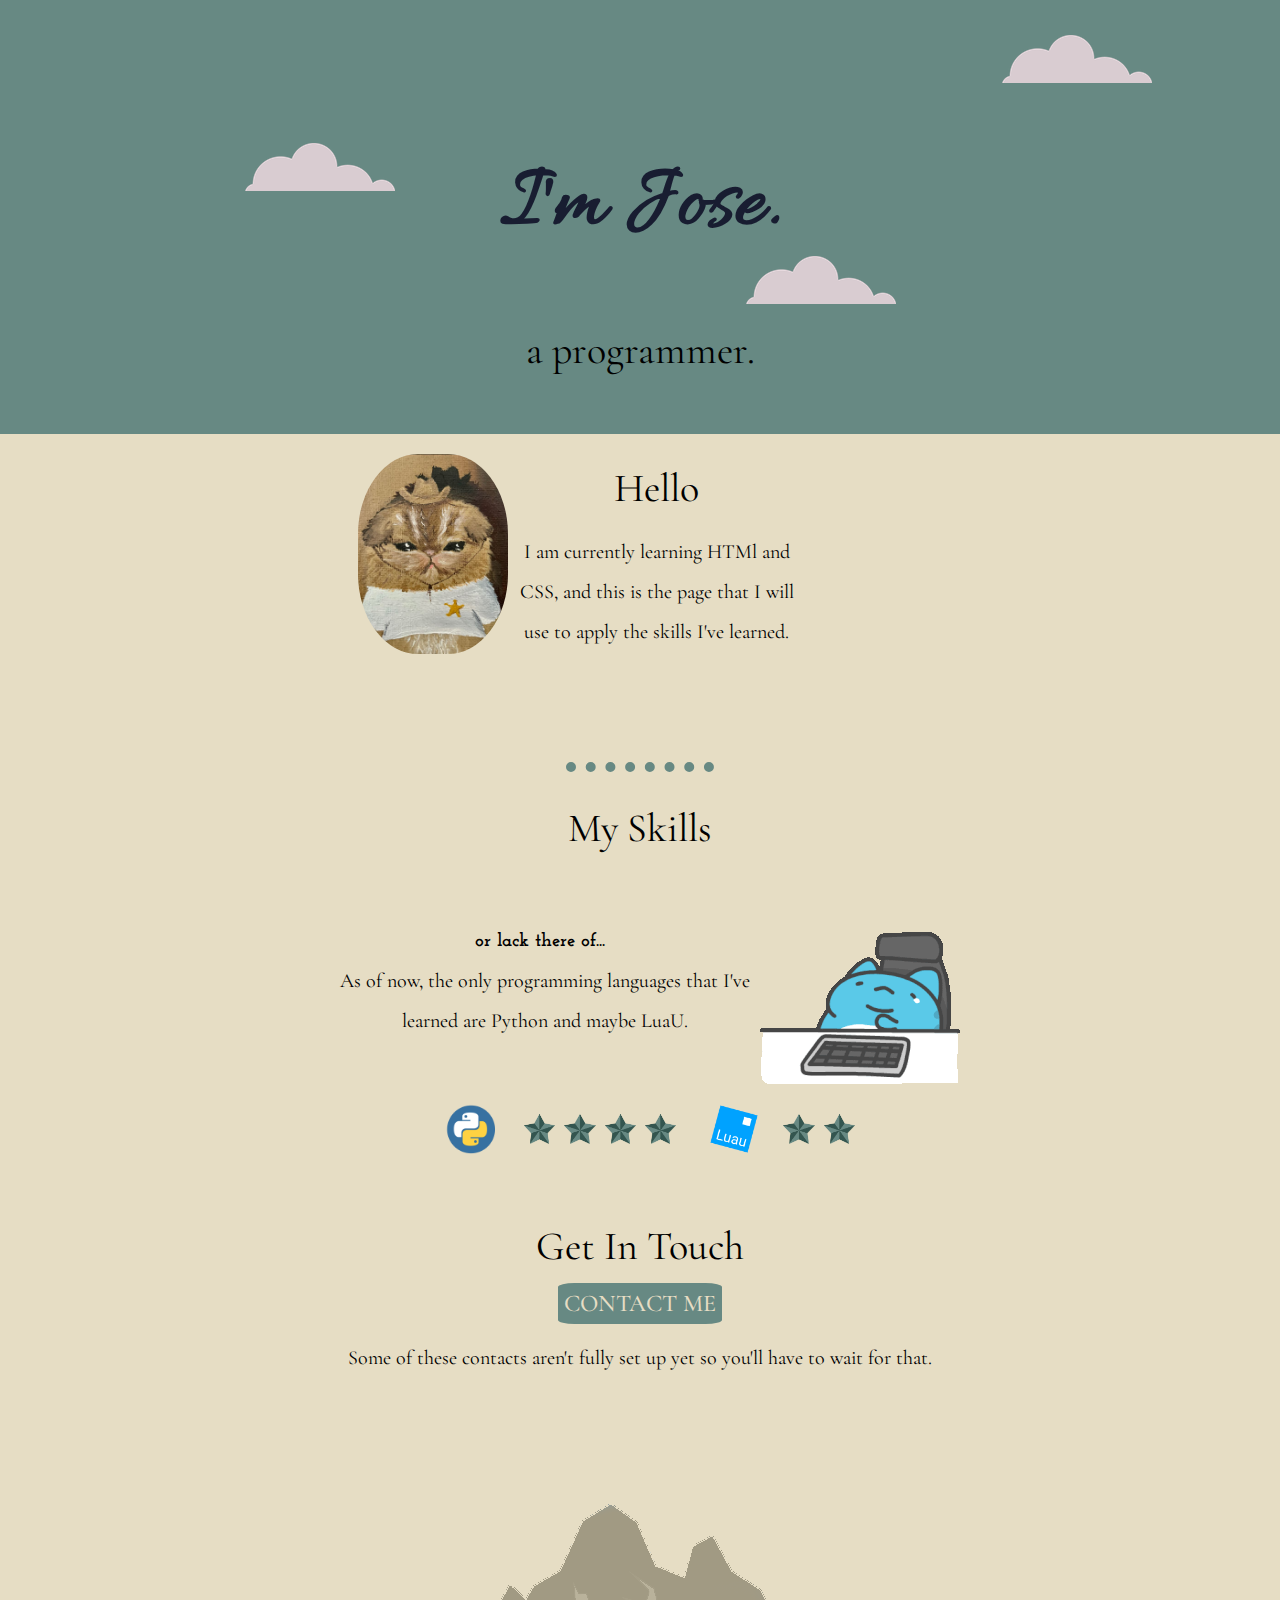
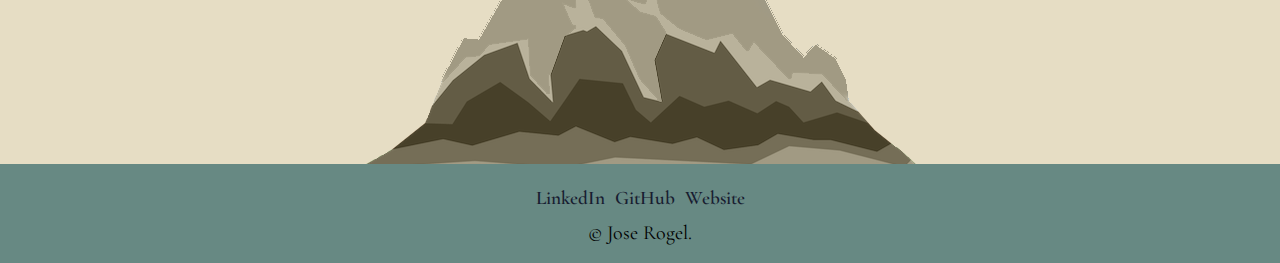
<file: index.html>
<!DOCTYPE html>
<html>
    <head>
        <meta charset="utf-8">
        <title>Personal Site</title>
        <link rel="stylesheet" href="CSS/styles.css">
        <link rel="icon" href="favicon.ico">
        <link rel="preconnect" href="https://fonts.googleapis.com">
        <link rel="preconnect" href="https://fonts.gstatic.com" crossorigin>
        <link href="https://fonts.googleapis.com/css2?family=Allura&family=Cormorant+Garamond&family=Josefin+Slab&display=swap" rel="stylesheet">
    </head>

    <body>
        <div class="topContainer">
            <img class="topCloud" src="Images/cloud.png" alt="cloud-img">
            <div class="fixCloud">
                <h1>I'm Jose.</h1>
                <img class="midCloud" src="Images/cloud.png" alt="cloud-img">
            </div>
            <h2>a programmer.</h2>
            
            <img class="botCloud" src="Images/cloud.png" alt="cloud-img">
            <!-- <img src="Images/mountain.png" alt="mountain-img"> -->
        </div>
        <div class="midContainer">
            <div class="profile">
              <img class="profile-pic" src="Images/Cadge.JPG" alt="sad-cat-img" height="200px" width="150px">
              <h2 class="profile-text1">Hello</h2>
              <p class="profile-text2">I am currently learning HTMl and CSS, and this is the page that I will use to apply the skills I've learned.</p>
            </div>
            <hr>
            <div class="skills">
              <h2>My Skills</h2>
              <div class="skill-row">
                <img class="typingCat" src="Images/typingCat.gif" alt="typingCat">
                <h3>or lack there of...</h3>
                <p>As of now, the only programming languages that I've learned are Python and maybe LuaU.</p>
              </div>
              <div class="skill-row">
                <table>
                    <td>
                        <img src="Images/Python.png" alt="Python-Image" height="50px" width="100px">
                    </td>
                    <td>
                        <img class="stars" src="Images/star.png" alt="Star1">
                        <img class="stars" src="Images/star.png" alt="Star2">
                        <img class="stars" src="Images/star.png" alt="Star3">
                        <img class="stars" src="Images/star.png" alt="Star4">
                    </td>
                    <td width="20px"></td>
                    <td>
                        <img src="Images/LuaU.png" alt="LuaU-Image" height="50px" width="50px" style="padding-right: 20px";>
                    </td>
                    <td>
                        <img class="stars" src="Images/star.png" alt="Star5">
                        <img class="stars" src="Images/star.png" alt="Star6">
                    </td>
                </table>
              </div>
            </div>
              <div class="skill-row">
                <h2>Get In Touch</h2>
                <a class="contactMe" href="mailto:jrogel993@gmail.com">CONTACT ME</a><br>
                <p>Some of these contacts aren't fully set up yet so you'll have to wait for that.</p>
                <img class="mountain" src="Images/newMountain.png" alt="newMountain">
              </div>
            
          </div>
          <div class="botContainer">
            <div class="empty-space">

            </div>
            <a class="footer-link" href="https://www.linkedin.com/">LinkedIn</a>
            <a class="footer-link" href="https://github.com/Jose-Rogel">GitHub</a>
            <a class="footer-link" href="https://www.google.com">Website</a>
            <p style="padding-top: 0;">© Jose Rogel.</p>
          </div>
          
    </body>
</html>
</file>
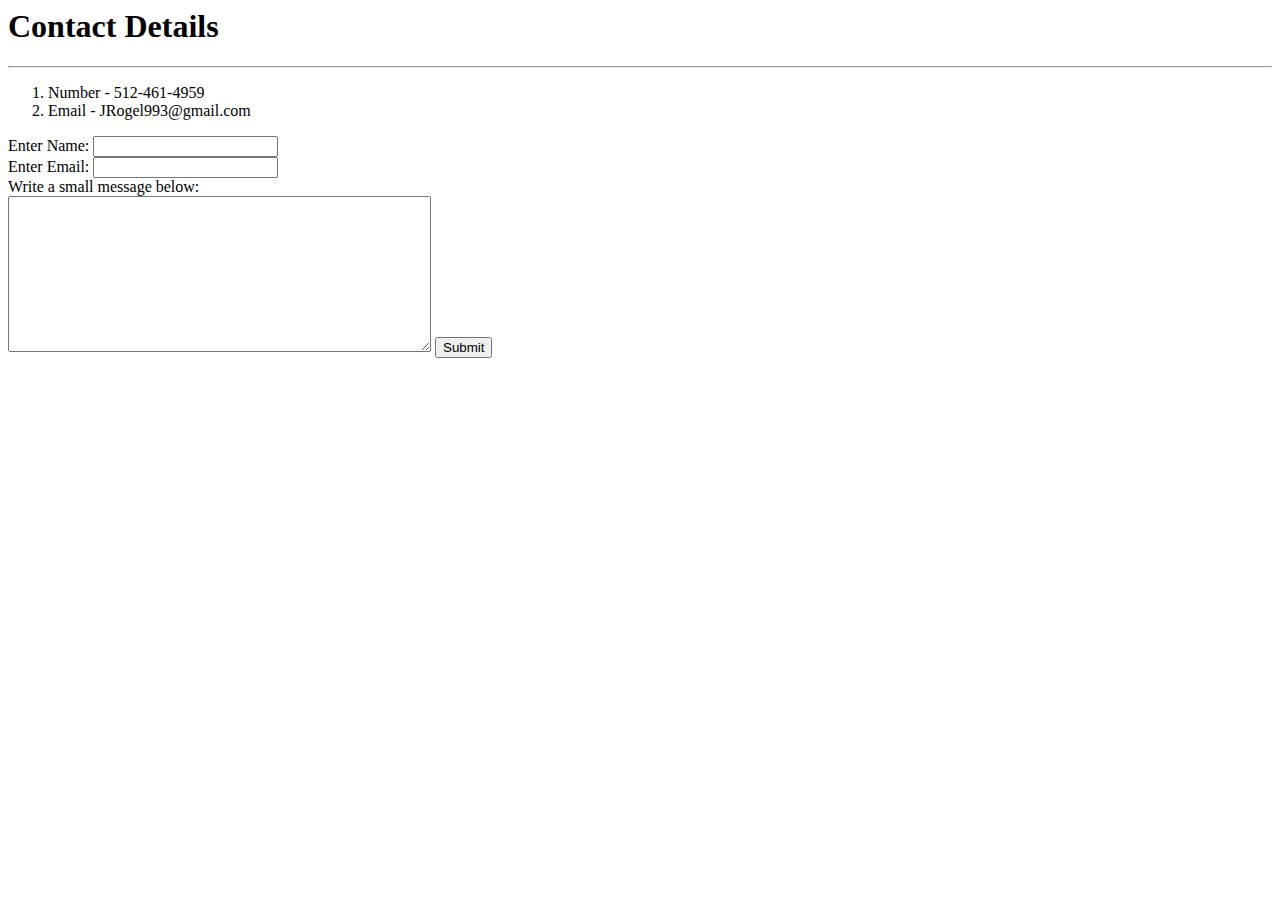
<file: contact.html>
<html>
    <head>

    </head>
    <body>
        <h1>Contact Details</h1>
        <hr>
        <ol>
            <li>Number - 512-461-4959</li>
            <li>Email - JRogel993@gmail.com</li>
        </ol>

        <form action="mailto:jrogel993@gmail.com" method="post" enctype="text/plain">
            <label>Enter Name: </label>
            <input type="text" name="yourName"><br>
            <label>Enter Email: </label>
            <input type="email" name="yourEmail"><br>
            <label>Write a small message below: </label><br>
            <textarea rows="10" cols="50"></textarea>
            <input type="submit" name="yourMessage">
        </form>
    </body>

</html>
</file>
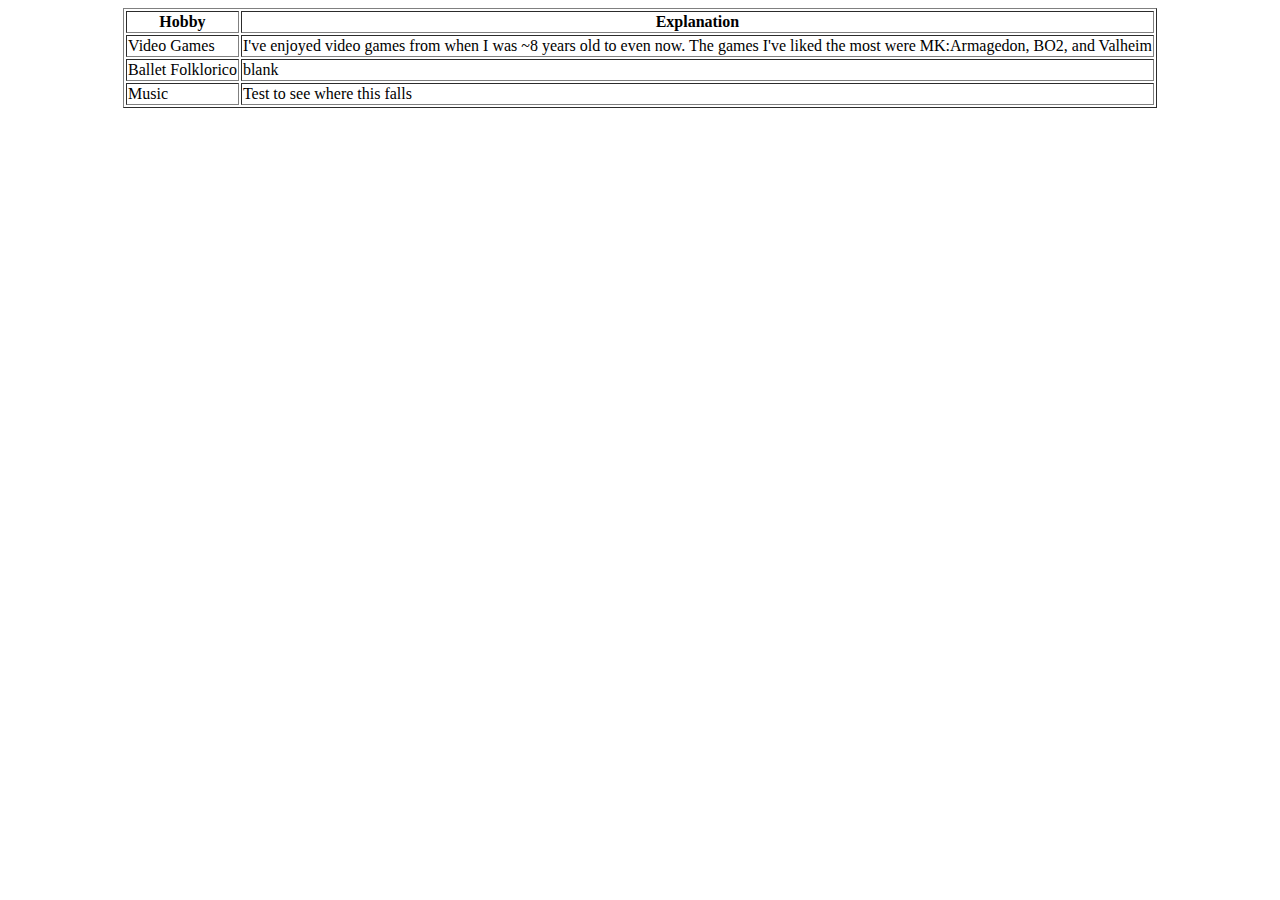
<file: hobbies.html>
<html>
    <body>
        <table align="center" border="1">
            <thead>
                <th>Hobby</th>
                <th>Explanation</th>
            </thead>
            <tbody >
                <tr>
                    <td>Video Games</td>
                    <td>I've enjoyed video games from when I was ~8 years old to even now. The games I've liked the most were MK:Armagedon, BO2, and Valheim</td>
                </tr>
                <tr>
                    <td>Ballet Folklorico</td>
                    <td>blank</td>
                </tr>
                <tr>
                    <td>Music</td>
                    <td>Test to see where this falls</td>
                </tr>
            </tbody>
        </table>
    </body>
</html>
</file>
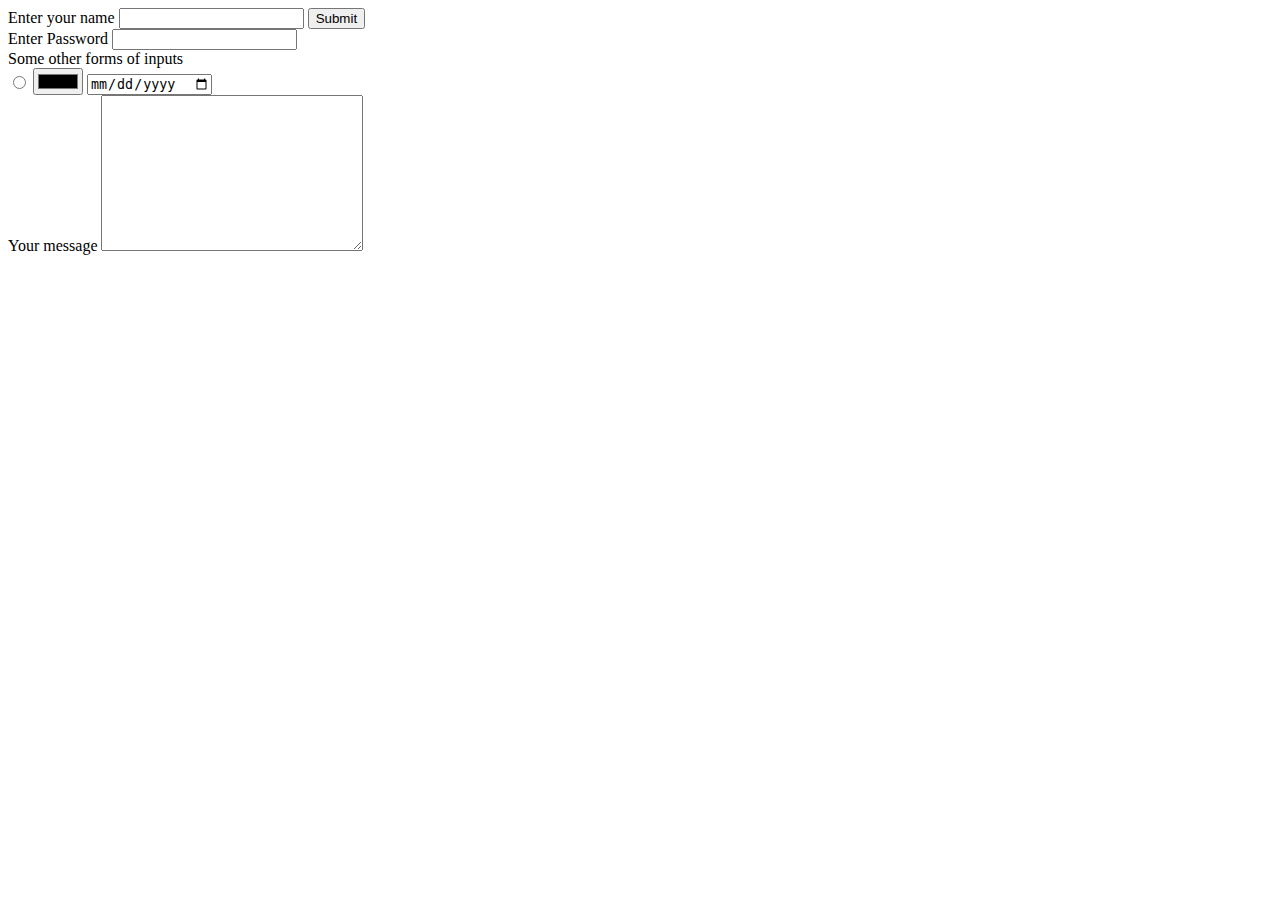
<file: inputs.html>
<html>
    <body>
        <form>
            <label>Enter your name</label>
            <input type="text">
            <input type="submit"><br>
            <label>Enter Password</label>
            <input type="password"><br>
            <label>Some other forms of inputs</label><br>
            <input type="radio">
            <input type="color">
            <input type="date"> <br>

            <label>Your message</label>
            <textarea name="name" rows="10" cols="30"></textarea>
        </form> 
    </body>
</html>
</file>
<file: CSS/styles.css>
body {
    margin: 0;
    text-align: center;
    font-family: 'Cormorant Garamond', serif;
}

h1 {
    margin: 50px auto 0 auto;
    font-family: 'Allura', cursive;
    color: #181D31;
    font-size: 5.625rem; /* 100% = 1EM = 16px = 1REM (REM preffered) <- All the same */
}

h2 {
    font-size: 2.5rem;
    font-weight: normal;
    color: black;
    margin: auto;
    padding: 10px;
}

h3 {
    font-family: 'Josefin Slab', serif;
    margin-bottom: 0;
}

link {
    padding: .5rem auto 0;
}


p {
    margin: 0;
    padding: 10px;
    font-size: 125%;
    line-height: 2;
}

hr {
    margin: auto;
    padding: 10px;
    border: 0;
    border-top: #678983 dotted 10px;
    height: 2px;
    width: 10%;
}

table {
    margin: auto;
}

.empty-space {
    height: 20px;
}

.profile {
    width: 35%;
    margin: auto 37% auto auto;
    padding-bottom: 100px;
}

.profile-pic {
    border-radius: 40%;
    float: left;
    margin: auto 2% auto auto;
}

.profile-text1 {

    left: 47%;
    top: 5%;
    
}   

.profile-text2 {
    left: 35%;
    top: 20%;
}   

.topContainer {
    width: 100%;
    position: relative;
    padding: 100px 0 50px;
    background-color: #678983
}

.midContainer {
    width: 100%;
    height: 100%;
    position: relative;
    background-color: #E6DDC4;
    padding-top: 20px;
}

.botContainer {
    width: 100%;
    position: relative;
    margin-top: 0;
    padding: 200px auto auto auto;
    background-color: #678983;
}

.skill-row {
    width: 50%;
    margin: 50px auto 0;
    position: relative;
    top: 20px;
}

.mountain {
    padding-top: 100px;
    padding-bottom: 0;
    position: relative;
    top: 1rem;
}

.topCloud {
    position: absolute;
    right: 10%;
    top: 8%;
}

.typingCat {
    float: right;
}

.midCloud {
    position: relative;
    right: 25%;
    bottom: 120px;
}

.botCloud {
    position: absolute;
    right: 30%;
    bottom: 30%;
}

.fixCloud {
    width: 100%;
    margin: auto;
}

.contactMe {
    background-color: #678983;
    color: #E6DDC4;
    padding: 6px;
    border-radius: 10%;
    font-weight: 500;
    font-size: 150%;
    line-height: 2;
    text-decoration: none;
}


.footer-link {
    color: #181D31;
    text-decoration: none;
    font-weight: 600;
    font-size: 120%;
    padding: 3px;
    line-height: 1.5;
}



.footer-link:hover {
    color: aquamarine;
}

.stars {
    height: 30px;
    padding-right: 5px;
}
</file>
